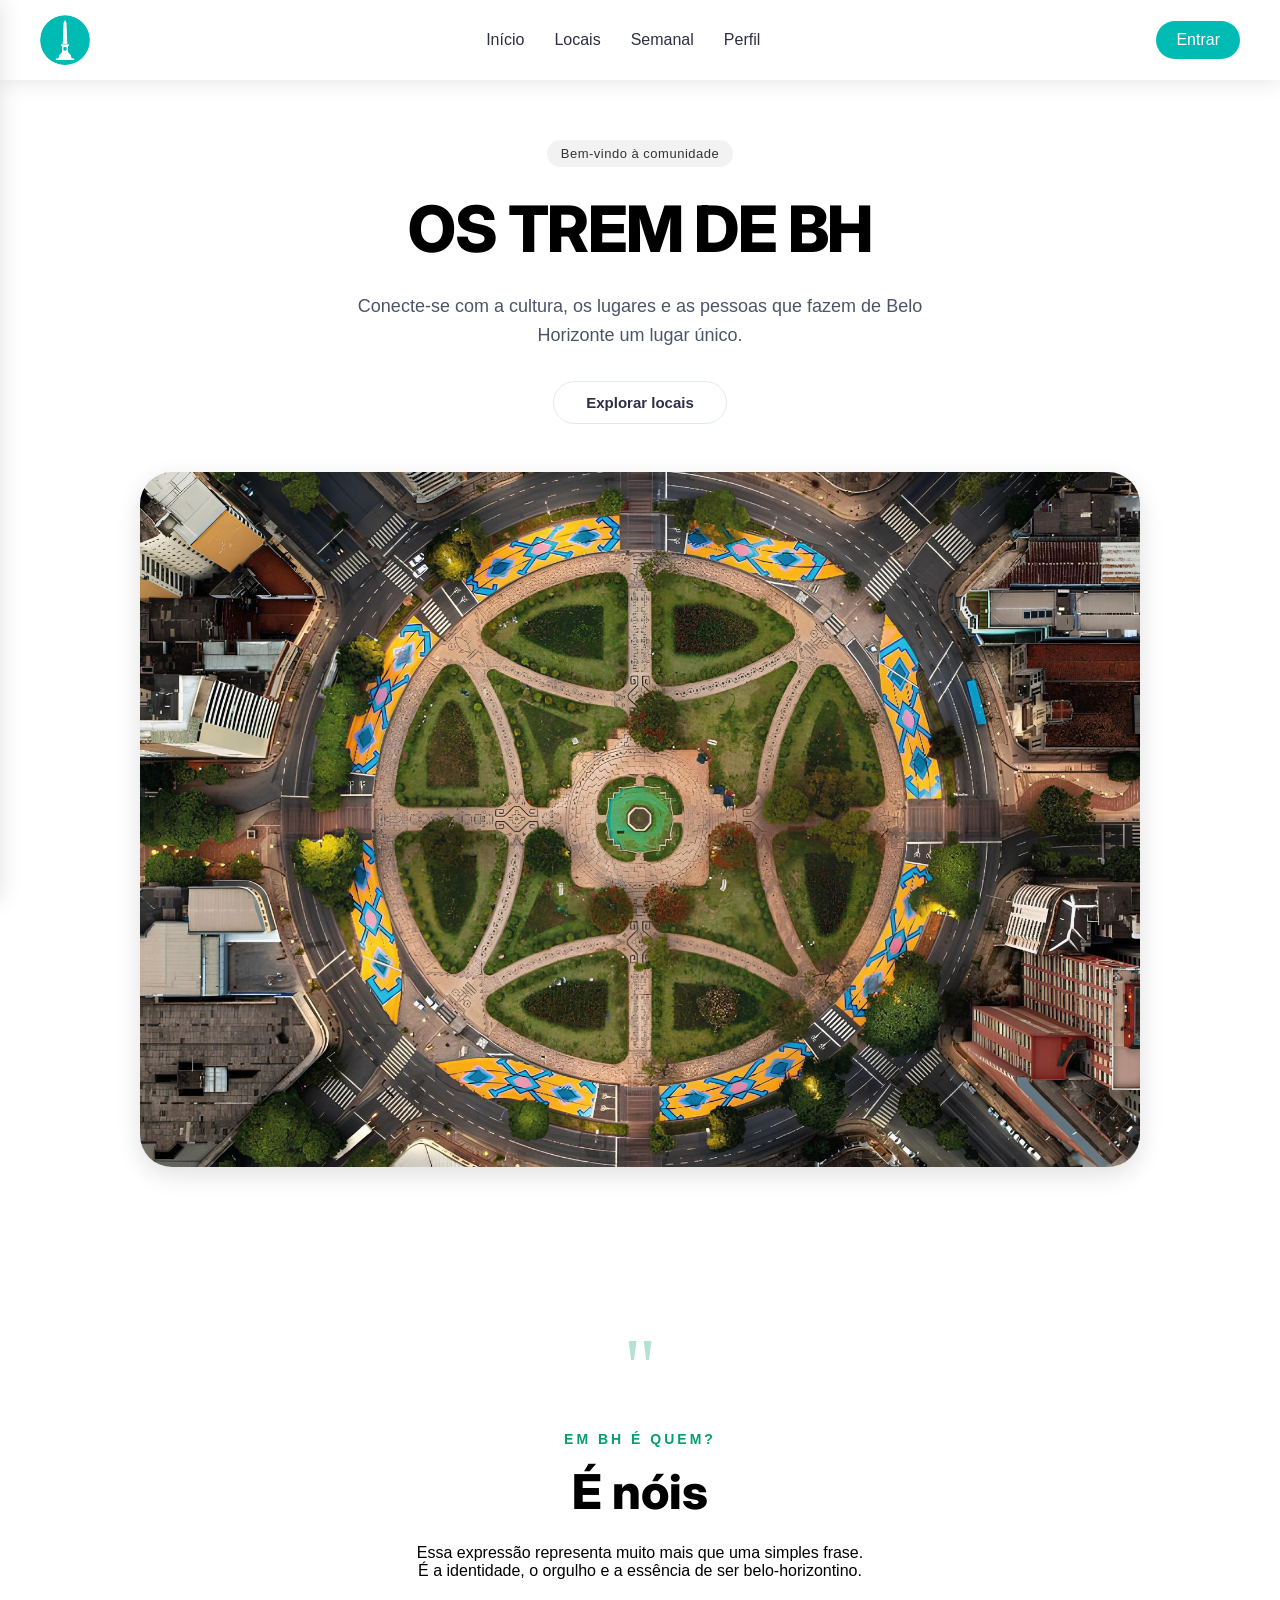
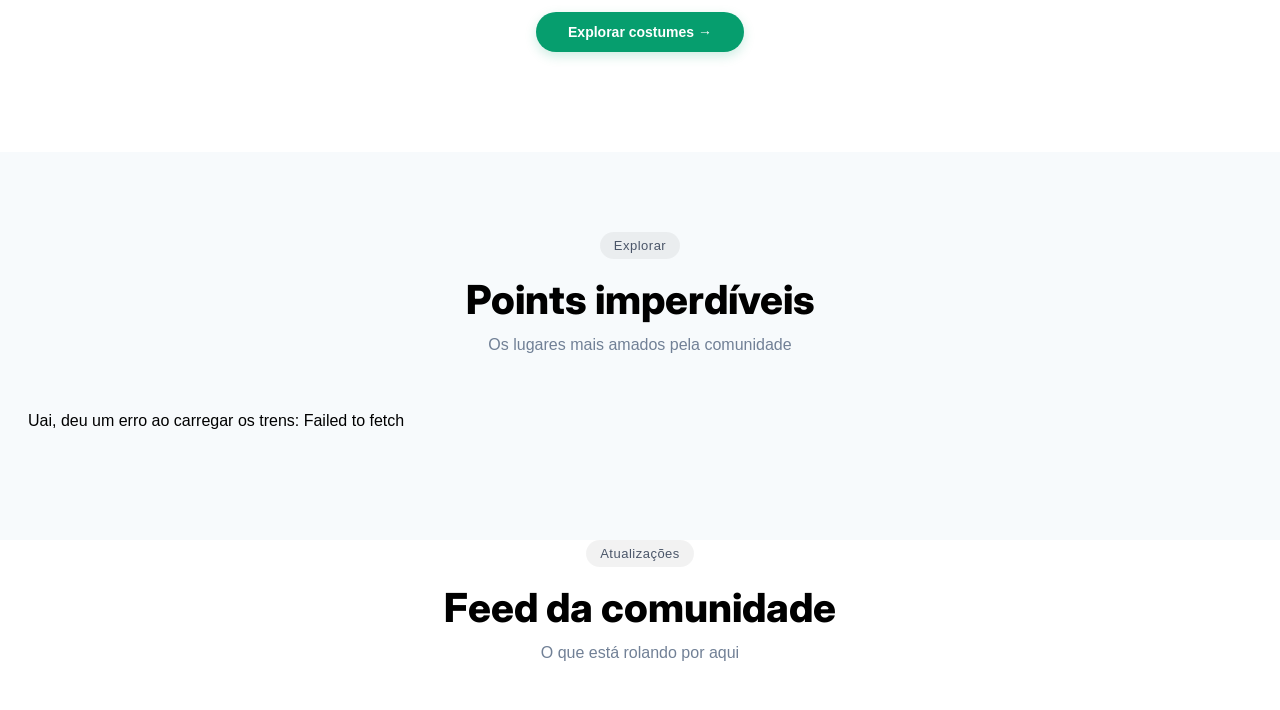
<file: Backend/TremBomApi/wwwroot/index.html>
<!DOCTYPE html>
<html lang="pt-br">
<head>
  <meta charset="UTF-8">
  <meta name="viewport" content="width=device-width, initial-scale=1.0">
  <title>Os Trem de BH</title>
  <link rel="apple-touch-icon" sizes="180x180" href="img/apple-touch-icon.png">
  <link rel="icon" type="image/png" sizes="32x32" href="img/favicon-32x32.png">
  <link rel="icon" type="image/png" sizes="16x16" href="img/favicon-16x16.png">
  <link rel="manifest" href="img/site.webmanifest">
  <link rel="stylesheet" href="css/Navbar.css">
  <link rel="stylesheet" href="css/estilopage.css">
  <link href="https://fonts.googleapis.com/css2?family=Inter:wght@300;400;500;600;700;800&display=swap" rel="stylesheet">
</head>
<body>
  <!-- NAVBAR -->
  <header class="navbar">
    <div class="logo"><img src="img/android-chrome-192x192.png" alt="OS TREM DE BH - Logo"></div>
    <nav class="nav-links">
      <a href="/index">Início</a>
      <a href="page/locais.html">Locais</a>
      <a href="page/semanal.html">Semanal</a>
      <a href="page/login.html" id="linkPerfil">Perfil</a>
    </nav>
    <div class="nav-actions">
      <button class="btn-login" id="btnLoginHeader">Entrar</button>
      <script src="script/router.js"></script>
      <!-- <button class="btn-perfil" id="btnPerfilHeader" style="display: none;">👤 Perfil</button> -->
      <div class="menu-btn" onclick="toggleMenu()">☰</div>
    </div>
  </header>

  <!-- SIDEBAR -->
  <div class="sidebar" id="sidebar">
    <div class="sidebar-header">
      <div class="close-btn" onclick="toggleMenu()">✕</div>
      <div class="sidebar-logo">OS TREM DE BH</div>
    </div>
    <nav class="sidebar-nav">
      <a href="index.html">Início</a>
      <a href="page/locais.html">Locais</a>
      <a href="page/semanal.html">Semanal</a>
      <a href="page/login.html" id="sidebarLinkPerfil">Perfil</a>
    </nav>
    <div class="sidebar-footer">
      <button class="btn-logout" id="btnLogoutSidebar" style="display: none;">Sair</button>
    </div>
  </div>

  <!-- OVERLAY -->
  <div class="overlay" id="overlay" onclick="toggleMenu()"></div>

  <!-- CONTEÚDO PRINCIPAL -->
  <main class="Conteudo">
    <!-- Hero Section -->
    <section class="Sessao01">
      <div class="hero-content">
        <span class="hero-badge">Bem-vindo à comunidade</span>
        <h1 class="Titulo">OS TREM DE BH</h1>
        <p class="hero-description">Conecte-se com a cultura, os lugares e as pessoas que fazem de Belo Horizonte um lugar único.</p>
        <div class="hero-buttons">
          <button class="btn-secondary" id="btnExplorarLocais">Explorar locais</button>
        </div>
      </div>
      <div class="hero-image">
        <img src="img/ImagemCentroPage.jpg" alt="Belo Horizonte">
      </div>
    </section>

    <!-- Quote Section -->
    <section class="Sessao02">
      <div class="quote-container">
        <div class="quote-icon">"</div>
        <p class="SubTitulo">EM BH É QUEM?</p>
        <h2 class="Frase">É nóis</h2>
        <p class="Descricao">
          Essa expressão representa muito mais que uma simples frase.<br>
          É a identidade, o orgulho e a essência de ser belo-horizontino.
        </p>
        <button class="BotaoExplorar" id="btnExplorarCostumes">Explorar costumes →</button>
      </div>
    </section>

    <!-- POINTS SECTION - CARROSSEL -->
    <section class="Sessao03">
      <div class="section-header">
        <span class="section-badge">Explorar</span>
        <h2>Points imperdíveis</h2>
        <p>Os lugares mais amados pela comunidade</p>
      </div>

      <div class="Carrossel" id="carrossel-locais">
         <script src="script/localCarrosel.js"></script>
      </div>
    </section>

    <!-- FEED SECTION - COMUNIDADE -->
    <section class="Sessao04">
      <div class="section-header">
        <span class="section-badge">Atualizações</span>
        <h2>Feed da comunidade</h2>
        <p>O que está rolando por aqui</p>
      </div>
      
      <div class="feed-grid" id="feed-container">
        <!-- Os posts serão inseridos aqui via JavaScript -->
      </div>
    </section>

  </main>
    
</body>
</html>
</file>
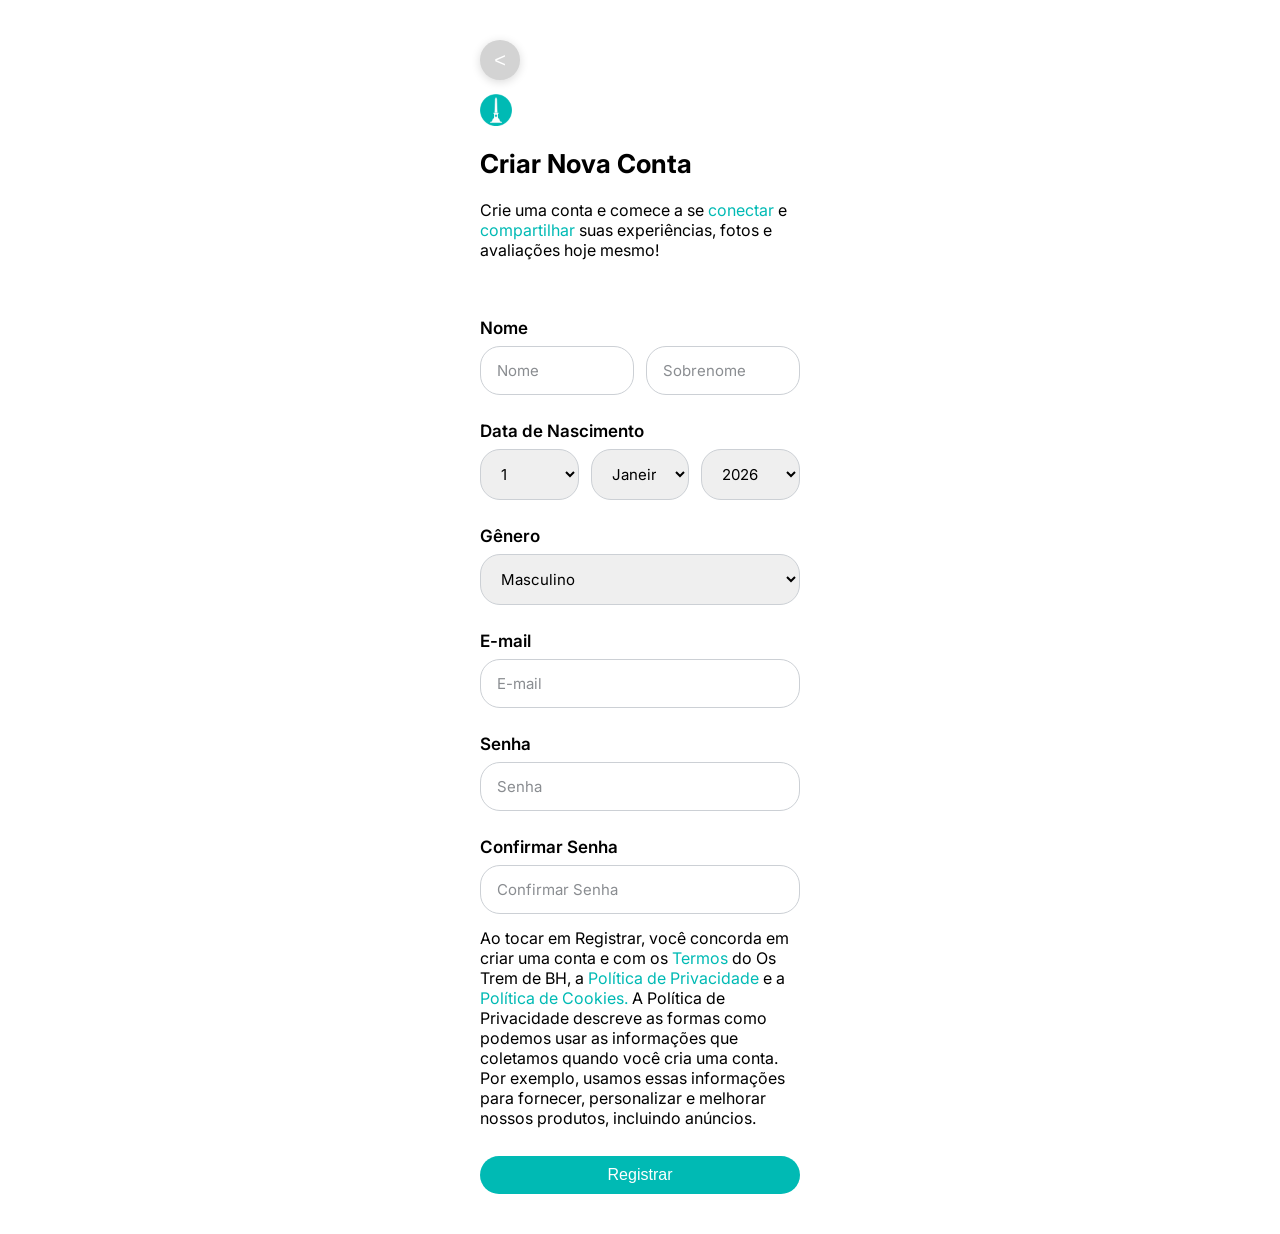
<file: Backend/TremBomApi/wwwroot/page/register.html>
<!DOCTYPE html>
<html lang="pt-BR">
<head>
    <meta charset="UTF-8">
    <meta name="viewport" content="width=device-width, initial-scale=1.0">
    <title>Os Trem de BH</title>
    <link rel="apple-touch-icon" sizes="180x180" href="../img/apple-touch-icon.png">
    <link rel="icon" type="image/png" sizes="32x32" href="../img/favicon-32x32.png">
    <link rel="icon" type="image/png" sizes="16x16" href="../img/favicon-16x16.png">
    <link rel="manifest" href="../img/site.webmanifest">
    <link rel="preconnect" href="https://fonts.googleapis.com">
    <link rel="preconnect" href="https://fonts.gstatic.com" crossorigin>
    <link href="https://fonts.googleapis.com/css2?family=Inter:ital,opsz,wght@0,14..32,100..900;1,14..32,100..900&display=swap" rel="stylesheet">
    <link rel="stylesheet" href="../css/estiloregister.css">
    <link rel="stylesheet" href="../css/estilologin.css">
    <link rel="stylesheet" href="../css/estilopage.css">
</head>
<body>
    <div class="register-box">
        <button class="btn-voltar" onclick="window.location.href='../index'">&lt;</button>
        <img src="../img/android-chrome-192x192.png" id="logo" alt="OS TREM DE BH - Logo" class="logo-register">
        <h2>Criar Nova Conta</h2>
        <p id="subtitulo-p">Crie uma conta e comece a se <span class="teal">conectar</span> e <span class="teal">compartilhar</span> suas experiências, fotos e avaliações hoje mesmo!</p>
        <p id="error"></p>
        <p class="subtitulo">Nome</p>
        <form id="registro-form">
            <div class="input-row">
                <input type="text" class="input" id="nome" placeholder="Nome">
                <input type="text" class="input" id="sobrenome" placeholder="Sobrenome">
            </div>
            <p class="subtitulo">Data de Nascimento</p>
            <div class="input-row">
            <select id="day" class="input"></select>
            <select id="month" class="input">
                <option value="1" class="input">Janeiro</option>
                <option value="2" class="input">Fevereiro</option>
                <option value="3" class="input">Março</option>
                <option value="4" class="input">Abril</option>
                <option value="5" class="input">Maio</option>
                <option value="6" class="input">Junho</option>
                <option value="7" class="input">Julho</option>
                <option value="8" class="input">Agosto</option>
                <option value="9" class="input">Setembro</option>
                <option value="10" class="input">Outubro</option>
                <option value="11" class="input">Novembro</option>
                <option value="12" class="input">Dezembro</option>
            </select>

            <select id="year" class="input"></select>

            </div>
            <p class="subtitulo">Gênero</p>
            <select class="input" id="genero">
                <option value="masc" class="input">Masculino</option>
                <option value="fem" class="input">Feminino</option>
                <option value="outros" class="input">Outros</option>
                <option value="N/A" class="input">Prefiro não responder</option>
            </select>
            <p class="subtitulo">E-mail</p>
            <input type="email" class='input' id='email' placeholder="E-mail">
            <p class="subtitulo">Senha</p>
            <input type="password" class='input' id="senha" placeholder="Senha">
            <p class="subtitulo">Confirmar Senha</p>
            <input type="password" class='input' id="conf-senha" placeholder="Confirmar Senha">
            
            <!-- Termos (exemplo por enquanto) -->
            <p id="subtitulo-p">Ao tocar em Registrar, você concorda em criar uma conta e com os <span class="teal">Termos</span> do Os Trem de BH, a <span class="teal"> Política de Privacidade</span> e a <span class="teal">Política de Cookies.</span>
            A Política de Privacidade descreve as formas como podemos usar as informações que coletamos quando você cria uma conta. 
            Por exemplo, usamos essas informações para fornecer, personalizar e melhorar nossos produtos, incluindo anúncios.</p>
            <button class="btn-login" id="btn-register">Registrar</button>
        </form>
    </div>
    <script src="../script/register.js"></script>
</body>
</html>
</file>
<file: Backend/TremBomApi/wwwroot/css/Navbar.css>
/* RESET */
* {
    margin: 0;
    padding: 0;
    box-sizing: border-box;
}

/* VARIÁVEIS DE CORES */
:root {
    --primary-green: #069E6E;
    --primary-blue: #3E7996;
    --primary-dark: #2D2E47;
    --primary-teal: #00BAB4;
    --primary-dark-blue: #2F6C82;
    --white-alpha: rgba(255, 255, 255, 0.85);
    --white-alpha-hover: rgba(255, 255, 255, 0.95);
    --shadow-color: rgba(0, 0, 0, 0.1);
}

/* BODY */
body {
    padding-top: 80px;
    font-family: 'Segoe UI', Tahoma, Geneva, Verdana, sans-serif;
    min-height: 100vh;
    position: relative;
}

/* Adiciona um overlay sutil para melhor legibilidade */
body::before {
    content: '';
    position: fixed;
    top: 0;
    left: 0;
    width: 100%;
    height: 100%;
    background: radial-gradient(circle at 20% 50%, rgba(255,255,255,0.1) 0%, transparent 50%);
    pointer-events: none;
    z-index: 0;
}

/* NAVBAR */
.navbar {
  position: fixed;
  top: 0;
  left: 0;
  width: 100%;
  height: 80px;
  background: rgba(255, 255, 255, 0.95);
  backdrop-filter: blur(10px);
  box-shadow: 0 2px 20px rgba(0, 0, 0, 0.1);
  display: flex;
  align-items: center;
  justify-content: space-between;
  padding: 0 40px;
  z-index: 1000;
  transition: all 0.3s ease;
}

.btn-login {
  background: var(--primary-teal);
  border: none;
  color: white;
  font-size: 16px;
  font-weight: 500;
  transition: all 0.3s ease;
  padding: 10px 20px;
  border-radius: 30px;
  cursor: pointer;
}
.btn-login:hover  {
  background: var(--primary-dark-blue);
  box-shadow: 0 4px 15px rgba(0, 0, 0, 0.2);
}

.logo:hover  {
  transform: scale(1.05);
}

/* MENU DESKTOP */
.nav-links {
  display: flex;
  gap: 30px;
}

.nav-links a {
  text-decoration: none;
  color: #2D2E47;
  font-size: 16px;
  font-weight: 500;
  transition: all 0.3s ease;
  position: relative;
  padding: 5px 0;
}

.nav-links a::after {
  content: '';
  position: absolute;
  bottom: 0;
  left: 0;
  width: 0;
  height: 2px;
  background: linear-gradient(90deg, #069E6E, #00BAB4);
  transition: width 0.3s ease;
}

.nav-links a:hover {
  color: #069E6E;
}

.nav-links a:hover::after {
  width: 100%;
}

/* BOTÃO MENU */
.menu-btn {
  font-size: 28px;
  cursor: pointer;
  display: none;
  background: linear-gradient(135deg, #069E6E 0%, #00BAB4 100%);
  -webkit-background-clip: text;
  background-clip: text;
  color: transparent;
  transition: transform 0.3s ease;
}

.menu-btn:hover {
  transform: scale(1.1);
}

/* SIDEBAR */
.sidebar {
  position: fixed;
  top: 0;
  left: -300px;
  width: 300px;
  height: 100%;
  background: rgba(255, 255, 255, 0.98);
  backdrop-filter: blur(10px);
  box-shadow: 2px 0 20px rgba(0, 0, 0, 0.1);
  padding: 30px 25px;
  transition: left 0.3s cubic-bezier(0.68, -0.55, 0.265, 1.55);
  z-index: 1100;
}

.sidebar.active {
  left: 0;
}

.sidebar .close-btn {
  cursor: pointer;
  font-size: 24px;
  margin-bottom: 40px;
  display: inline-block;
  background: linear-gradient(135deg, #069E6E 0%, #00BAB4 100%);
  -webkit-background-clip: text;
  background-clip: text;
  color: transparent;
  transition: transform 0.3s ease;
  font-weight: bold;
}

.sidebar .close-btn:hover {
  transform: rotate(90deg);
}

.sidebar a {
  display: block;
  margin: 20px 0;
  text-decoration: none;
  color: #2D2E47;
  font-size: 16px;
  font-weight: 500;
  transition: all 0.3s ease;
  padding: 10px 0;
  border-bottom: 1px solid rgba(6, 158, 110, 0.1);
  position: relative;
}

.sidebar a::before {
  content: '';
  position: absolute;
  left: 0;
  bottom: -1px;
  width: 0;
  height: 2px;
  background: linear-gradient(90deg, #069E6E, #00BAB4);
  transition: width 0.3s ease;
}

.sidebar a:hover {
  color: #069E6E;
  transform: translateX(10px);
  border-bottom-color: transparent;
}

.sidebar a:hover::before {
  width: 100%;
}

/* OVERLAY PARA SIDEBAR */
.overlay {
  position: fixed;
  top: 0;
  left: 0;
  width: 100%;
  height: 100%;
  background: rgba(0, 0, 0, 0.5);
  backdrop-filter: blur(2px);
  z-index: 1050;
  display: none;
  opacity: 0;
  transition: opacity 0.3s ease;
}

.overlay.active {
  display: block;
  opacity: 1;
}

/* CONTEÚDO PRINCIPAL */
.main-content {
  max-width: 1200px;
  margin: 0 auto;
  padding: 40px 20px;
  animation: fadeInUp 0.6s ease;
}

@keyframes fadeInUp {
  from {
    opacity: 0;
    transform: translateY(30px);
  }
  to {
    opacity: 1;
    transform: translateY(0);
  }
}

/* CARDS EXEMPLO PARA CONTEÚDO */
.card {
  background: white;
  border-radius: 20px;
  padding: 30px;
  margin-bottom: 30px;
  box-shadow: 0 10px 30px rgba(0, 0, 0, 0.1);
  transition: transform 0.3s ease, box-shadow 0.3s ease;
}

.card:hover {
  transform: translateY(-5px);
  box-shadow: 0 20px 40px rgba(0, 0, 0, 0.15);
}

.card h2 {
  background: linear-gradient(135deg, #069E6E 0%, #00BAB4 100%);
  -webkit-background-clip: text;
  background-clip: text;
  color: transparent;
  margin-bottom: 15px;
  font-size: 24px;
}

.card p {
  color: #2D2E47;
  line-height: 1.6;
  opacity: 0.8;
}

/* RESPONSIVO */
@media (max-width: 768px) {
  .navbar {
    padding: 0 20px;
  }

  .nav-links {
    display: none;
  }

  .menu-btn {
    display: block;
  }

  .logo {
    font-size: 20px;
  }

  .main-content {
    padding: 20px 15px;
  }

  .card {
    padding: 20px;
    margin-bottom: 20px;
  }

  .card h2 {
    font-size: 20px;
  }
}

@media (max-width: 480px) {
  body {
    padding-top: 70px;
  }

  .navbar {
    height: 70px;
  }

  .sidebar {
    width: 280px;
    left: -280px;
  }
}
</file>
<file: Backend/TremBomApi/wwwroot/css/estilopage.css>
/* ==========================================================================
   1. VARIÁVEIS E CONFIGURAÇÕES GLOBAIS
   ========================================================================== */
:root {
    --primary-green: #069E6E;
    --primary-blue: #3E7996;
    --primary-dark: #2D2E47;
    --primary-teal: #00BAB4;
    --primary-dark-blue: #2F6C82;
    --white-alpha: rgba(255, 255, 255, 0.92);
    --white-alpha-hover: rgba(255, 255, 255, 0.98);
    --shadow-sm: 0 2px 8px rgba(0, 0, 0, 0.04);
    --shadow-md: 0 4px 12px rgba(0, 0, 0, 0.08);
    --shadow-lg: 0 8px 24px rgba(0, 0, 0, 0.12);
}

/* Estrutura base do conteúdo */
.Conteudo {
    width: 100%;
    margin: 0;
    padding: 0;
    display: flex;
    flex-direction: column;
    gap: 0;
    position: relative;
    z-index: 1;
}

/* ==========================================================================
   2. NAVBAR E LOGO
   ========================================================================== */
.logo {
    display: flex;      
    align-items: center; 
}

.logo img {
    border-radius: 50%; 
    width: 50px;
    height: 50px;
    object-fit: cover;
}

/* ==========================================================================
   3. SESSÃO 01 - HERO (DESTAQUE PRINCIPAL)
   ========================================================================== */
.Sessao01 {
    width: 100%;
    min-height: calc(100vh - 80px);
    display: flex;
    flex-direction: column;
    align-items: center;
    justify-content: center;
    gap: 48px;
    background: var(--white-alpha);
    padding: 60px 24px;
}

.hero-content {
    text-align: center;
    max-width: 800px;
    margin: 0 auto;
}

.hero-badge {
    display: inline-block;
    padding: 6px 14px;
    background: rgba(0, 0, 0, 0.05);
    color: #333;
    border-radius: 100px;
    font-size: 13px;
    font-weight: 500;
    margin-bottom: 24px;
    letter-spacing: 0.5px;
}

.Titulo {
    font-size: 64px;
    font-weight: 800;
    color: #000000;
    letter-spacing: -1.5px;
    margin-bottom: 24px;
    line-height: 1.2;
    font-family: 'Inter', 'Segoe UI', sans-serif;
}

.hero-description {
    font-size: 18px;
    color: #4a5568;
    line-height: 1.6;
    margin-bottom: 32px;
    max-width: 600px;
    margin-left: auto;
    margin-right: auto;
}

.hero-buttons {
    display: flex;
    gap: 16px;
    justify-content: center;
}

.btn-primary, .btn-secondary {
    padding: 12px 32px;
    border-radius: 100px;
    font-weight: 600;
    font-size: 15px;
    transition: all 0.3s ease;
    cursor: pointer;
    border: none;
}

.btn-primary {
    background: var(--primary-green);
    color: white;
    box-shadow: 0 4px 12px rgba(6, 158, 110, 0.2);
}

.btn-primary:hover {
    transform: translateY(-2px);
    background: #058a5f;
    box-shadow: 0 6px 20px rgba(6, 158, 110, 0.3);
}

.btn-secondary {
    background: transparent;
    color: #2D2E47;
    border: 1px solid #e2e8f0;
}

.btn-secondary:hover {
    background: rgba(0, 0, 0, 0.02);
    border-color: #cbd5e0;
    transform: translateY(-2px);
}

.hero-image {
    width: 100%;
    max-width: 1000px;
    margin: 0 auto;
    border-radius: 32px;
    overflow: hidden;
    box-shadow: var(--shadow-lg);
}

.hero-image img {
    width: 100%;
    height: auto;
    display: block;
    transition: transform 0.5s ease;
}

.hero-image img:hover {
    transform: scale(1.02);
}

/* ==========================================================================
   4. SESSÃO 02 - QUOTE (IDENTIDADE)
   ========================================================================== */
.Sessao02 {
    width: 100%;
    text-align: center;
    background: white;
    padding: 100px 24px;
}

.quote-container {
    max-width: 800px;
    margin: 0 auto;
}

.quote-icon {
    font-size: 80px;
    color: var(--primary-green);
    opacity: 0.3;
    font-family: Georgia, serif;
    line-height: 1;
    margin-bottom: 24px;
}

.SubTitulo {
    font-size: 14px;
    letter-spacing: 3px;
    text-transform: uppercase;
    color: var(--primary-green);
    font-weight: 600;
    margin-bottom: 16px;
}

.Frase {
    font-size: 48px;
    font-weight: 800;
    color: #000000;
    line-height: 1.2;
    margin-bottom: 24px;
    font-family: 'Inter', 'Segoe UI', sans-serif;
}

.Sessao02 .Descricao {
    background: transparent;
    padding: 0;
    margin-bottom: 32px;
}

.Sessao02 .Descricao p {
    font-size: 18px;
    color: #4a5568;
    line-height: 1.6;
}

.BotaoExplorar {
    padding: 12px 32px;
    font-size: 14px;
    font-weight: 600;
    border: none;
    border-radius: 100px;
    background: var(--primary-green);
    color: white;
    cursor: pointer;
    transition: all 0.3s ease;
    box-shadow: 0 4px 12px rgba(6, 158, 110, 0.2);
}

.BotaoExplorar:hover {
    transform: translateY(-2px);
    background: #058a5f;
    box-shadow: 0 6px 20px rgba(6, 158, 110, 0.3);
}

/* ==========================================================================
   5. SESSÃO 03 - CARROSSEL DE POINTS (DADOS DINÂMICOS)
   ========================================================================== */
.Sessao03 {
    width: 100%;
    background: #f7fafc;
    padding: 80px 24px;
}

.section-header {
    text-align: center;
    margin-bottom: 48px;
}

.section-badge {
    display: inline-block;
    padding: 6px 14px;
    background: rgba(0, 0, 0, 0.05);
    color: #4a5568;
    border-radius: 100px;
    font-size: 13px;
    font-weight: 500;
    margin-bottom: 16px;
    letter-spacing: 0.5px;
}

.section-header h2 {
    font-size: 40px;
    font-weight: 800;
    color: #000000;
    margin-bottom: 12px;
    font-family: 'Inter', 'Segoe UI', sans-serif;
}

.section-header p {
    font-size: 16px;
    color: #718096;
}

/* Configuração do Carrossel */
.Carrossel {
    display: flex;
    gap: 24px;
    overflow-x: auto;
    padding: 10px 4px 30px 4px;
    scroll-snap-type: x mandatory; 
    scroll-behavior: smooth;
    -ms-overflow-style: none;  /* IE/Edge */
    scrollbar-width: none;     /* Firefox */
}

.Carrossel::-webkit-scrollbar {
    display: none; /* Esconde barra no Chrome/Safari */
}

/* Estilo do Card individual */
.Card {
    min-width: 300px;
    background: white;
    border-radius: 24px;
    overflow: hidden;
    display: flex;
    flex-direction: column;
    scroll-snap-align: start;
    transition: all 0.3s ease;
    box-shadow: var(--shadow-sm);
    border: 1px solid rgba(0,0,0,0.05);
    text-decoration: none; /* Caso seja um link */
}

.Card:hover {
    transform: translateY(-8px);
    box-shadow: var(--shadow-lg);
}

/* Container da Imagem e Badge */
.card-image {
    position: relative;
    height: 200px;
    width: 100%;
    overflow: hidden;
}

.card-image img {
    width: 100%;
    height: 100%;
    object-fit: cover;
    transition: transform 0.5s ease;
}

.categoria-badge {
    position: absolute;
    top: 15px;
    left: 15px;
    background: var(--white-alpha);
    backdrop-filter: blur(8px);
    color: var(--primary-green);
    padding: 6px 14px;
    border-radius: 100px;
    font-size: 12px;
    font-weight: 700;
    z-index: 10;
    box-shadow: var(--shadow-sm);
}

/* Corpo do texto do Card */
.card-content {
    padding: 20px;
    display: flex;
    flex-direction: column;
    flex-grow: 1;
}

.card-content h3 {
    font-size: 20px;
    color: var(--primary-dark);
    margin-bottom: 10px;
    font-weight: 800;
}

.card-content p {
    font-size: 14px;
    color: #4a5568;
    line-height: 1.5;
    margin-bottom: 20px;
    flex-grow: 1;
}

/* Rodapé do Card (Likes e Botão) */
.card-footer {
    display: flex;
    justify-content: space-between;
    align-items: center;
    padding-top: 15px;
    border-top: 1px solid #f1f5f9;
}

.card-footer span {
    font-size: 14px;
    font-weight: 600;
    color: #718096;
    display: flex;
    align-items: center;
    gap: 5px;
}

.btn-ver-mais {
    background: linear-gradient(135deg, var(--primary-green), var(--primary-teal));
    color: white;
    border: none;
    padding: 8px 18px;
    border-radius: 100px;
    font-size: 13px;
    font-weight: 600;
    cursor: pointer;
    transition: all 0.3s ease;
}

.btn-ver-mais:hover {
    transform: scale(1.05);
    box-shadow: 0 4px 12px rgba(6, 158, 110, 0.2);
}

/* ==========================================================================
   6. ANIMAÇÕES DE ENTRADA
   ========================================================================== */
@keyframes fadeInUp {
    from {
        opacity: 0;
        transform: translateY(30px);
    }
    to {
        opacity: 1;
        transform: translateY(0);
    }
}

.Sessao01, .Sessao02, .Sessao03, .Sessao04 {
    opacity: 0;
    animation: fadeInUp 0.6s ease forwards;
}

.Sessao02 { animation-delay: 0.1s; }
.Sessao03 { animation-delay: 0.2s; }
.Sessao04 { animation-delay: 0.3s; }

/* ==========================================================================
   7. RESPONSIVIDADE (MEDIA QUERIES)
   ========================================================================== */
@media (max-width: 968px) {
    .Titulo { font-size: 48px; }
    .Frase { font-size: 36px; }
    .section-header h2 { font-size: 32px; }
}

@media (max-width: 768px) {
    .Sessao01 { padding: 40px 20px; gap: 32px; }
    .Titulo { font-size: 36px; }
    .hero-description { font-size: 16px; }
    .Frase { font-size: 28px; }
    .quote-icon { font-size: 60px; }
    .Sessao02, .Sessao03, .Sessao04 { padding: 60px 20px; }
}

@media (max-width: 480px) {
    .Sessao01 { padding: 32px 16px; gap: 24px; }
    .Titulo { font-size: 28px; letter-spacing: -0.5px; }
    .hero-buttons { flex-direction: column; gap: 12px; }
    .btn-primary, .btn-secondary { width: 100%; }
    .section-header h2 { font-size: 28px; }
    .Card { min-width: 260px; }
}
</file>
<file: Backend/TremBomApi/wwwroot/css/estiloregister.css>
body {
  margin: 0;
  font-family: 'Inter', 'Segoe UI', Tahoma, Geneva, Verdana, sans-serif;
  display: flex;
  justify-content: center; 
  align-items: center;      
  min-height: 100vh;
}
.register-box {
    margin-top: 40px;
    margin-bottom: 40px;
  background: white;
  min-height: 100vh;
  align-self: center;
  height: 100%; 
  width: 25%;
  border-radius: 0;
  display: flex;
  flex-direction: column;
  justify-content: center;
}
#btn-register {
    width: 100%;
}
.btn-voltar {
  width: 40px;
  height: 40px;
  border-radius: 50%; 
  color: white;
  border: none;
  background-color: RGB(211, 211, 211);
  box-shadow: 0 2px 10px rgba(0,0,0,0.15);
  font-size: 20px;
  font-weight: 500;
  cursor: pointer;
  display: flex;
  align-items: center;
  justify-content: center;
  
  transition: 0.2s ease;
}

#logo {
    width: 32px; height: 32px; margin-top: 14px;
}

.btn-voltar:hover {
  background-color: grey;
}
.btn-login {
    background: var(--primary-teal);
    border: none;
    color: white;
    font-size: 16px;
    font-weight: 500;
    transition: all 0.3s ease;
    padding: 10px 20px;
    border-radius: 30px;
    cursor: pointer;
}
.btn-login:hover  {
    background: var(--primary-dark-blue);
}
.input {
    margin-top: 4px;
}
.input-row {
  display: flex;
  gap: 12px; 
}
h2 {
    font-size: 26px;
}
#subtitulo-p {
    margin-top: 0;
    margin-bottom: 14px;
}
.input-row input {
  flex: 1;
}

.subtitulo {
  font-weight: 600;
  font-size: 17px;
  color: black;
  margin: 12px 0 4px;
}

@media (max-width: 900px) {

  body {
    align-items: flex-start; 
    padding: 20px;
  }

  .register-box {
    width: 100%;     
    min-height: auto;  
    height: auto;
    margin: 0;
    border-radius: 12px;
    padding: 20px;
    justify-content: flex-start;
  }

  h2 {
    font-size: 22px;
  }

  #subtitulo-p {
    font-size: 14px;
  }

  .input-row {
    flex-direction: column; 
    gap: 10px;
  }

  .input-row input {
    width: 100%;
  }

  .btn-login,
  #btn-register {
    width: 100%;
  }

  .btn-voltar {
    width: 36px;
    height: 36px;
    font-size: 18px;
  }

  .subtitulo {
    font-size: 15px;
  }
}
</file>
<file: Backend/TremBomApi/wwwroot/css/estilologin.css>
body {
    margin: 0;
}
.content-left {
  background-size: cover;
  background-position: center;
  flex: 1;
  display: flex;
  flex-direction: column;
  justify-content: end;
}
#esqueceu-senha {
    display: block;
    margin-top: 14px;
    font-size: 14px;
    color: #1877f2;
    text-decoration: none;
    transition: color 0.2s ease;
}
#divisor{
    margin: 20px 0;
    border: none;
    border-top: 1px solid #dddfe2;
}
#btn-new {
    width: 100%;
    padding: 14px 16px;
    background-color: white;
    color: var(--primary-blue);
    border: 1px solid var(--primary-blue);
    margin-top: 30%;
    border-radius: 100px;
    font-size: 15px;
    font-family: 'Inter', 'Segoe UI', Tahoma, Geneva, Verdana, sans-serif;
    cursor: pointer;
    transition: background-color 0.2s ease;
}
#btn-new:hover {
    background-color: var(--primary-dark-blue);
    color: white;
}

.content-left h1 {
  font-size: 32px;
  margin-bottom: 100px;
  margin-left: 40px;
  font-family: 'Inter', 'Segoe UI', Tahoma, Geneva, Verdana, sans-serif;
}
.teal {
    color: var(--primary-teal);
}
#titulo-login {
    font-size: 24px;
    margin-bottom: 14px;
    text-align: left;
}
.btn-login {
  margin-top: 14px;
}
.input {
  width: 100%;
  padding: 14px 16px;
  margin-bottom: 14px;
  border: 1px solid #ccd0d5;
  border-radius: 20px;
  box-sizing: border-box;

  font-size: 15px;
  font-family: 'Inter', 'Segoe UI', Tahoma, Geneva, Verdana, sans-serif;
  
  outline: none;
  transition: all 0.2s ease;
}

.input::placeholder {
  color: #8a8d91;
}

.input:focus {
  border-color: var(--primary-teal);
  box-shadow: 0 0 0 3px rgba(24, 119, 242, 0.15);
}

.input:hover {
  border-color: #b0b3b8;
}

.input.error {
  border-color: #e53935;
  background-color: #fff5f5;
}

.input:disabled {
  background-color: #f0f2f5;
  cursor: not-allowed;
}

.login-container {
  display: flex;
  min-height: calc(100vh - 80px);
  align-items: stretch; 
  background-color: #f0f2f5;
  font-family: 'Inter', 'Segoe UI', Tahoma, Geneva, Verdana, sans-serif;
}

.form-right {
  flex: 0 0 400px;
  display: flex;
}

.card-login {
  background: white;
  padding: 20px;
  width: 100%;
  height: 100%; 
  border-radius: 0;
  box-shadow: -2px 0 20px rgba(0, 0, 0, 0.1);
  text-align: center;
  display: flex;
  flex-direction: column;
  justify-content: center;
}
input {
  width: 100%;
  margin: 5% 0;
  border: 1px solid #dddfe2;
  border-radius: 6px;
  box-sizing: border-box; 
}


@media (max-width: 768px) {
  
  .login-container {
    flex-direction: column;
    min-height: 100vh;
  }

  .content-left {
    display: none;
  }

  .form-right {
    flex: none;
    width: 100%;
  }

  .card-login {
    height: auto;
    padding: 24px 16px;
    box-shadow: none; 
  }

  #titulo-login {
    font-size: 20px;
    text-align: left;
  }

  .input {
    padding: 12px 14px;
    font-size: 14px;
  }

  #btn-new {
    margin-top: 20px;
    padding: 12px;
  }

  #esqueceu-senha {
    font-size: 13px;
  }
}
</file>
